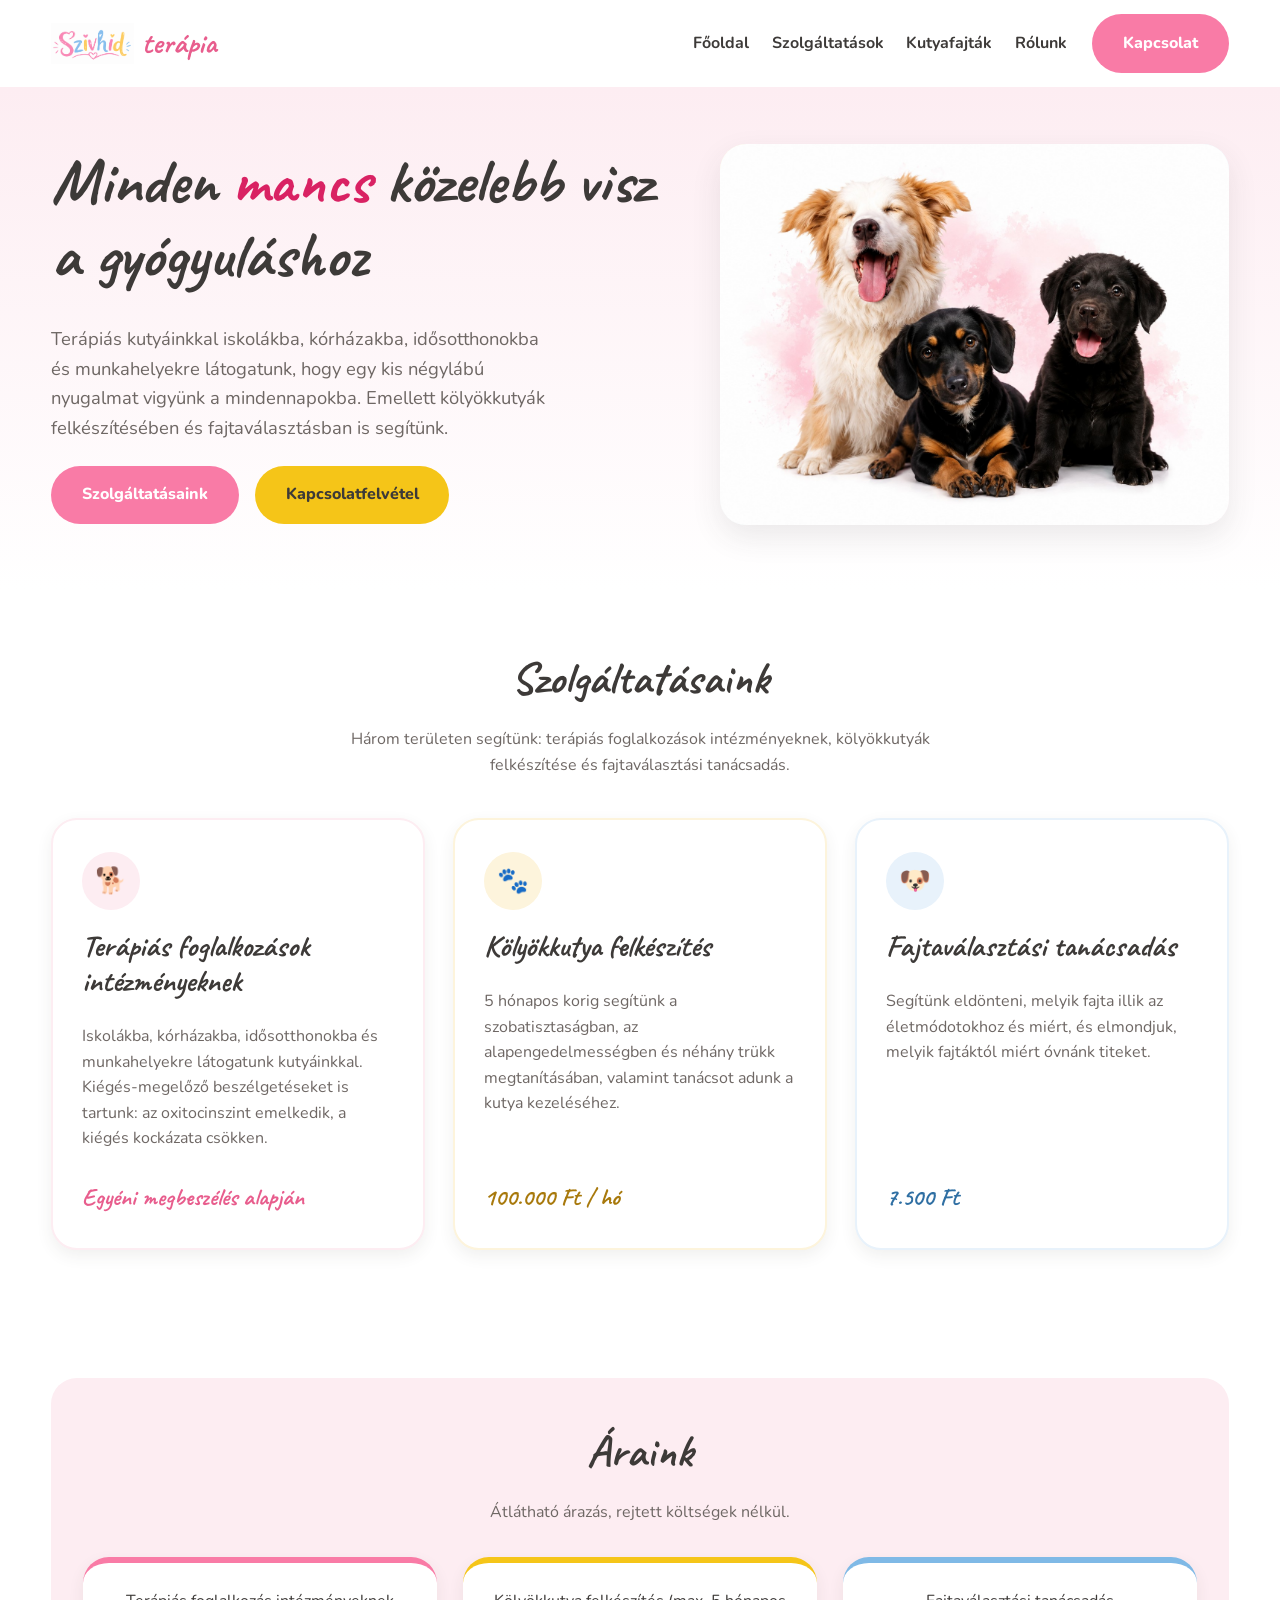
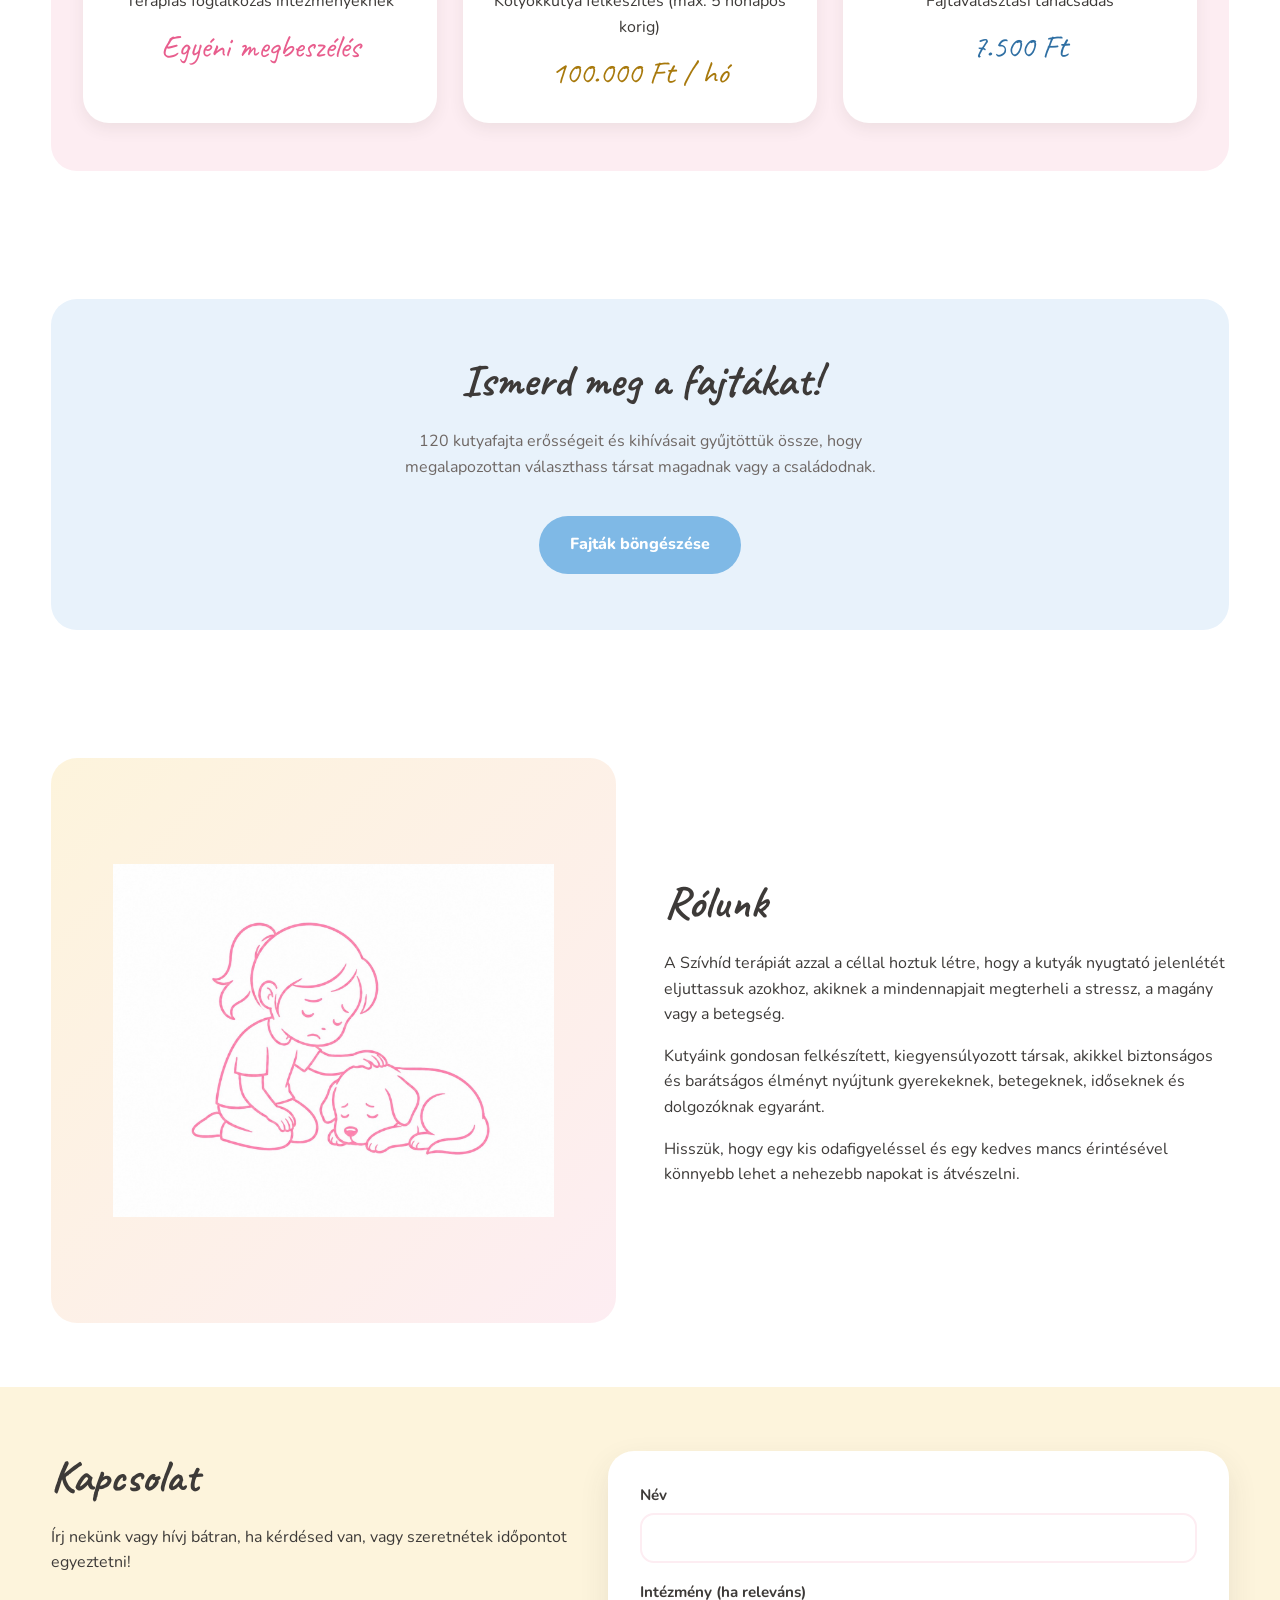
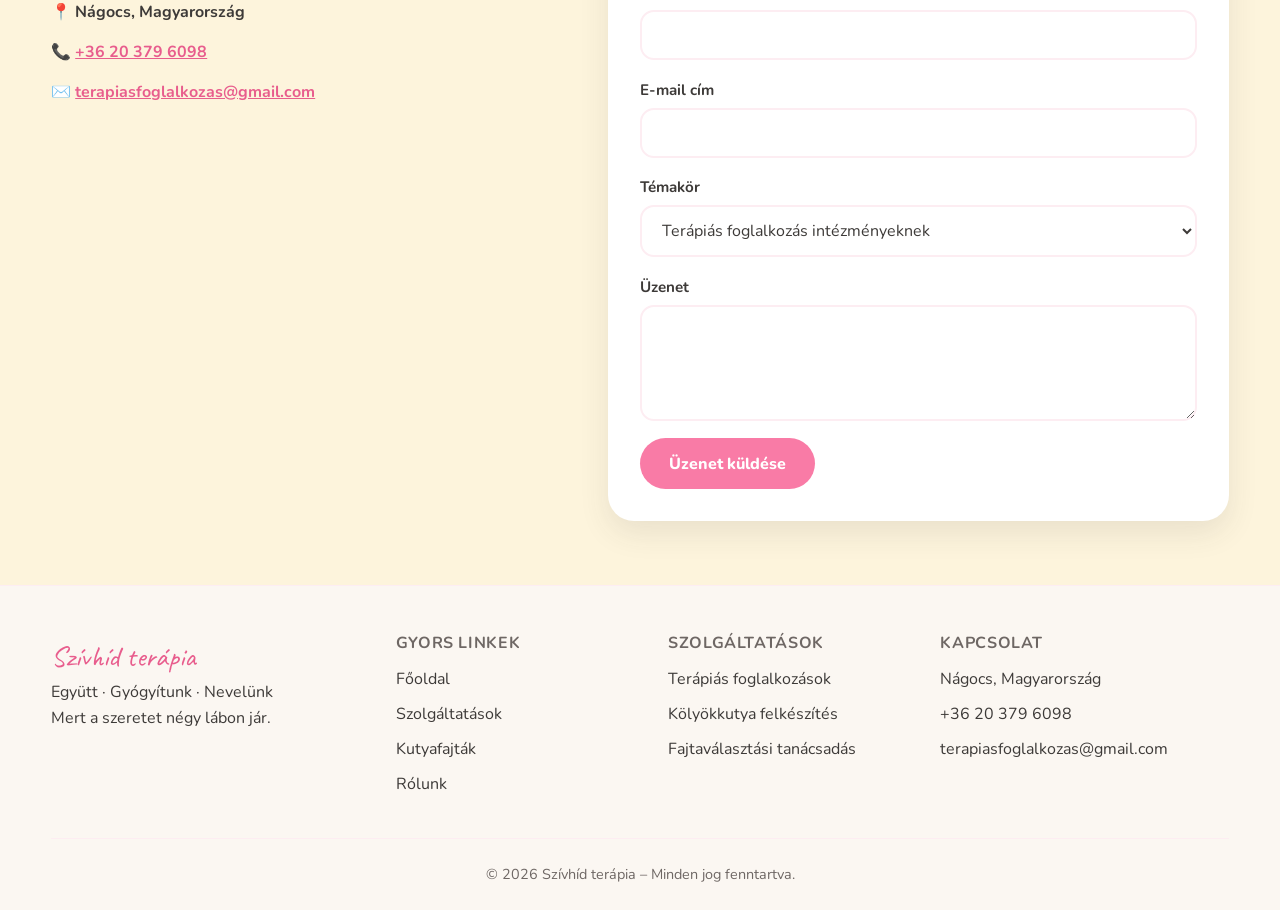
<file: index.html>
<!DOCTYPE html>
<html lang="hu">
<head>
<meta charset="UTF-8">
<meta name="viewport" content="width=device-width, initial-scale=1.0">
<title>Szívhíd terápia – Terápiás kutyás foglalkozások Nágocson</title>
<meta name="description" content="Szívhíd terápia: terápiás kutyás foglalkozások intézményeknek, kölyökkutya felkészítés és fajtaválasztási tanácsadás Nágocson.">
<meta property="og:title" content="Szívhíd terápia – Terápiás kutyás foglalkozások Nágocson">
<meta property="og:description" content="Szívhíd terápia: terápiás kutyás foglalkozások intézményeknek, kölyökkutya felkészítés és fajtaválasztási tanácsadás Nágocson.">
<meta property="og:image" content="https://kantorhorvathambrus-source.github.io/MancsTerapia/assets/kep/og-image.png">
<meta property="og:url" content="https://kantorhorvathambrus-source.github.io/MancsTerapia/index.html">
<meta property="og:type" content="website">
<meta name="twitter:card" content="summary_large_image">
<link rel="icon" type="image/png" href="assets/kep/favicon.png">
<link rel="preconnect" href="https://fonts.googleapis.com">
<link rel="preconnect" href="https://fonts.gstatic.com" crossorigin>
<link href="https://fonts.googleapis.com/css2?family=Caveat:wght@600;700&family=Nunito:wght@400;600;700;800&display=swap" rel="stylesheet">
<link rel="stylesheet" href="css/stilus.css">
</head>
<body>

<header class="fejlec">
  <div class="tartalom">
    <a href="index.html#fooldal" class="logo">
      <img class="logo-kep" src="assets/kep/logo.png" alt="Szívhíd" onerror="this.parentElement.classList.add('logo--kep-hianyzik'); this.remove()">
      <span class="logo-nev">Szívhíd</span> terápia
    </a>
    <button class="menu-kapcsolo" id="menu-gomb" aria-expanded="false" aria-controls="navigacio">☰ Menü</button>
    <nav class="navigacio" id="navigacio">
      <ul>
        <li><a href="#fooldal">Főoldal</a></li>
        <li><a href="#szolgaltatasok">Szolgáltatások</a></li>
        <li><a href="fajtak.html">Kutyafajták</a></li>
        <li><a href="#rolunk">Rólunk</a></li>
      </ul>
      <a href="#kapcsolat" class="gomb gomb--rozsaszin">Kapcsolat</a>
    </nav>
  </div>
</header>

<main>

  <section class="hero" id="fooldal">
    <div class="tartalom">
      <div class="hero-szoveg">
        <h1>Minden <span class="kiemeles">mancs</span> közelebb visz a <span class="kiemeles-sarga">gyógyuláshoz</span></h1>
        <p>Terápiás kutyáinkkal iskolákba, kórházakba, idősotthonokba és munkahelyekre látogatunk, hogy egy kis négylábú nyugalmat vigyünk a mindennapokba. Emellett kölyökkutyák felkészítésében és fajtaválasztásban is segítünk.</p>
        <div class="hero-gombok">
          <a href="#szolgaltatasok" class="gomb gomb--rozsaszin">Szolgáltatásaink</a>
          <a href="#kapcsolat" class="gomb gomb--sarga">Kapcsolatfelvétel</a>
        </div>
      </div>
      <div class="hero-kep">
        <img src="assets/kep/hero-kutyak.jpg" alt="Három vidám, mosolygós kutya, akik a terápiás foglalkozásokon segítenek" onerror="this.remove()" onload="this.nextElementSibling.remove()">
        <p class="hero-kep-placeholder">🐾 Ide kerül majd a csapat fotója</p>
      </div>
    </div>
  </section>

  <section class="szakasz" id="szolgaltatasok">
    <div class="tartalom">
      <div class="szakasz-fejlec">
        <h2>Szolgáltatásaink</h2>
        <p>Három területen segítünk: terápiás foglalkozások intézményeknek, kölyökkutyák felkészítése és fajtaválasztási tanácsadás.</p>
      </div>
      <div class="szolgaltatasok-racs">

        <article class="kartya kartya--rozsaszin">
          <div class="kartya-ikon">🐕</div>
          <h3>Terápiás foglalkozások intézményeknek</h3>
          <p>Iskolákba, kórházakba, idősotthonokba és munkahelyekre látogatunk kutyáinkkal. Kiégés-megelőző beszélgetéseket is tartunk: az oxitocinszint emelkedik, a kiégés kockázata csökken.</p>
          <span class="kartya-ar">Egyéni megbeszélés alapján</span>
        </article>

        <article class="kartya kartya--sarga">
          <div class="kartya-ikon">🐾</div>
          <h3>Kölyökkutya felkészítés</h3>
          <p>5 hónapos korig segítünk a szobatisztaságban, az alapengedelmességben és néhány trükk megtanításában, valamint tanácsot adunk a kutya kezeléséhez.</p>
          <span class="kartya-ar">100.000 Ft / hó</span>
        </article>

        <article class="kartya kartya--kek">
          <div class="kartya-ikon">🐶</div>
          <h3>Fajtaválasztási tanácsadás</h3>
          <p>Segítünk eldönteni, melyik fajta illik az életmódotokhoz és miért, és elmondjuk, melyik fajtáktól miért óvnánk titeket.</p>
          <span class="kartya-ar">7.500 Ft</span>
        </article>

      </div>
    </div>
  </section>

  <section class="szakasz">
    <div class="tartalom">
      <div class="arak-sav">
        <div class="szakasz-fejlec" style="margin-bottom:0;">
          <h2>Áraink</h2>
          <p>Átlátható árazás, rejtett költségek nélkül.</p>
        </div>
        <div class="arak-racs">
          <div class="ar-tetel">
            <span>Terápiás foglalkozás intézményeknek</span>
            <span class="ar-osszeg">Egyéni megbeszélés</span>
          </div>
          <div class="ar-tetel ar-tetel--sarga">
            <span>Kölyökkutya felkészítés (max. 5 hónapos korig)</span>
            <span class="ar-osszeg">100.000 Ft / hó</span>
          </div>
          <div class="ar-tetel ar-tetel--kek">
            <span>Fajtaválasztási tanácsadás</span>
            <span class="ar-osszeg">7.500 Ft</span>
          </div>
        </div>
      </div>
    </div>
  </section>

  <section class="szakasz">
    <div class="tartalom">
      <div class="fajtak-sav">
        <h2>Ismerd meg a fajtákat!</h2>
        <p>120 kutyafajta erősségeit és kihívásait gyűjtöttük össze, hogy megalapozottan választhass társat magadnak vagy a családodnak.</p>
        <a href="fajtak.html" class="gomb gomb--kek" style="margin-top:1.2rem;">Fajták böngészése</a>
      </div>
    </div>
  </section>

  <section class="szakasz rolunk" id="rolunk">
    <div class="tartalom">
      <div class="rolunk-kep">
        <img src="assets/kep/rolunk-kislany-kutya.jpg" alt="Kislány gyengéden megsimogat egy elpihent kutyát" onerror="this.remove()" onload="this.nextElementSibling.remove()">
        <p class="rolunk-kep-placeholder">🐾 Ide kerül majd egy fotó</p>
      </div>
      <div class="rolunk-szoveg">
        <h2>Rólunk</h2>
        <p>A Szívhíd terápiát azzal a céllal hoztuk létre, hogy a kutyák nyugtató jelenlétét eljuttassuk azokhoz, akiknek a mindennapjait megterheli a stressz, a magány vagy a betegség.</p>
        <p>Kutyáink gondosan felkészített, kiegyensúlyozott társak, akikkel biztonságos és barátságos élményt nyújtunk gyerekeknek, betegeknek, időseknek és dolgozóknak egyaránt.</p>
        <p>Hisszük, hogy egy kis odafigyeléssel és egy kedves mancs érintésével könnyebb lehet a nehezebb napokat is átvészelni.</p>
      </div>
    </div>
  </section>

  <section class="szakasz kapcsolat" id="kapcsolat">
    <div class="tartalom">
      <div class="kapcsolat-lyout">
        <div class="kapcsolat-info">
          <h2>Kapcsolat</h2>
          <p>Írj nekünk vagy hívj bátran, ha kérdésed van, vagy szeretnétek időpontot egyeztetni!</p>
          <ul class="kapcsolat-info-lista">
            <li>📍 Nágocs, Magyarország</li>
            <li>📞 <a href="tel:+36203796098">+36 20 379 6098</a></li>
            <li>✉️ <a href="mailto:terapiasfoglalkozas@gmail.com">terapiasfoglalkozas@gmail.com</a></li>
          </ul>
        </div>
        <form
          class="urlap"
          id="kapcsolat-urlap"
          name="kapcsolat"
          method="POST"
          action="koszonjuk.html"
          data-netlify="true"
          netlify-honeypot="bot-mezo"
        >
          <input type="hidden" name="form-name" value="kapcsolat">
          <p class="bot-mezo" aria-hidden="true">
            <label>Ne töltsd ki, ha ember vagy:
              <input type="text" name="bot-mezo" tabindex="-1" autocomplete="off">
            </label>
          </p>
          <div class="mezo">
            <label for="nev">Név</label>
            <input type="text" id="nev" name="nev" required>
          </div>
          <div class="mezo">
            <label for="intezmeny">Intézmény (ha releváns)</label>
            <input type="text" id="intezmeny" name="intezmeny">
          </div>
          <div class="mezo">
            <label for="email">E-mail cím</label>
            <input type="email" id="email" name="email" required>
          </div>
          <div class="mezo">
            <label for="temakor">Témakör</label>
            <select id="temakor" name="temakor">
              <option value="Terápiás foglalkozás intézményeknek">Terápiás foglalkozás intézményeknek</option>
              <option value="Kölyökkutya felkészítés">Kölyökkutya felkészítés</option>
              <option value="Fajtaválasztási tanácsadás">Fajtaválasztási tanácsadás</option>
              <option value="Egyéb kérdés">Egyéb kérdés</option>
            </select>
          </div>
          <div class="mezo">
            <label for="uzenet">Üzenet</label>
            <textarea id="uzenet" name="uzenet" rows="4" required></textarea>
          </div>
          <button type="submit" class="gomb gomb--rozsaszin">Üzenet küldése</button>
        </form>

        <div class="urlap-siker" id="urlap-siker" tabindex="-1" hidden>
          <h3>Köszönjük az üzeneted!</h3>
          <p>Hamarosan válaszolunk. Ha sürgős, hívj minket: <a href="tel:+36203796098">+36 20 379 6098</a>.</p>
        </div>

        <div class="urlap-hiba" id="urlap-hiba" tabindex="-1" hidden>
          <h3>Az üzenet küldése sikertelen</h3>
          <p>Kérjük, próbáld újra, vagy vedd fel velünk a kapcsolatot közvetlenül: <a href="tel:+36203796098">+36 20 379 6098</a> / <a href="mailto:terapiasfoglalkozas@gmail.com">terapiasfoglalkozas@gmail.com</a>.</p>
        </div>
      </div>
    </div>
  </section>

</main>

<footer class="lablec">
  <div class="tartalom">
    <div class="lablec-racs">
      <div>
        <div class="lablec-logo">Szívhíd terápia</div>
        <p>Együtt · Gyógyítunk · Nevelünk<br>Mert a szeretet négy lábon jár.</p>
      </div>
      <div>
        <h4>Gyors linkek</h4>
        <ul>
          <li><a href="#fooldal">Főoldal</a></li>
          <li><a href="#szolgaltatasok">Szolgáltatások</a></li>
          <li><a href="fajtak.html">Kutyafajták</a></li>
          <li><a href="#rolunk">Rólunk</a></li>
        </ul>
      </div>
      <div>
        <h4>Szolgáltatások</h4>
        <ul>
          <li><a href="#szolgaltatasok">Terápiás foglalkozások</a></li>
          <li><a href="#szolgaltatasok">Kölyökkutya felkészítés</a></li>
          <li><a href="#szolgaltatasok">Fajtaválasztási tanácsadás</a></li>
        </ul>
      </div>
      <div>
        <h4>Kapcsolat</h4>
        <ul>
          <li>Nágocs, Magyarország</li>
          <li><a href="tel:+36203796098">+36 20 379 6098</a></li>
          <li><a href="mailto:terapiasfoglalkozas@gmail.com">terapiasfoglalkozas@gmail.com</a></li>
        </ul>
      </div>
    </div>
    <div class="lablec-also">© 2026 Szívhíd terápia – Minden jog fenntartva.</div>
  </div>
</footer>

<script src="js/szkript.js"></script>
</body>
</html>
</file>
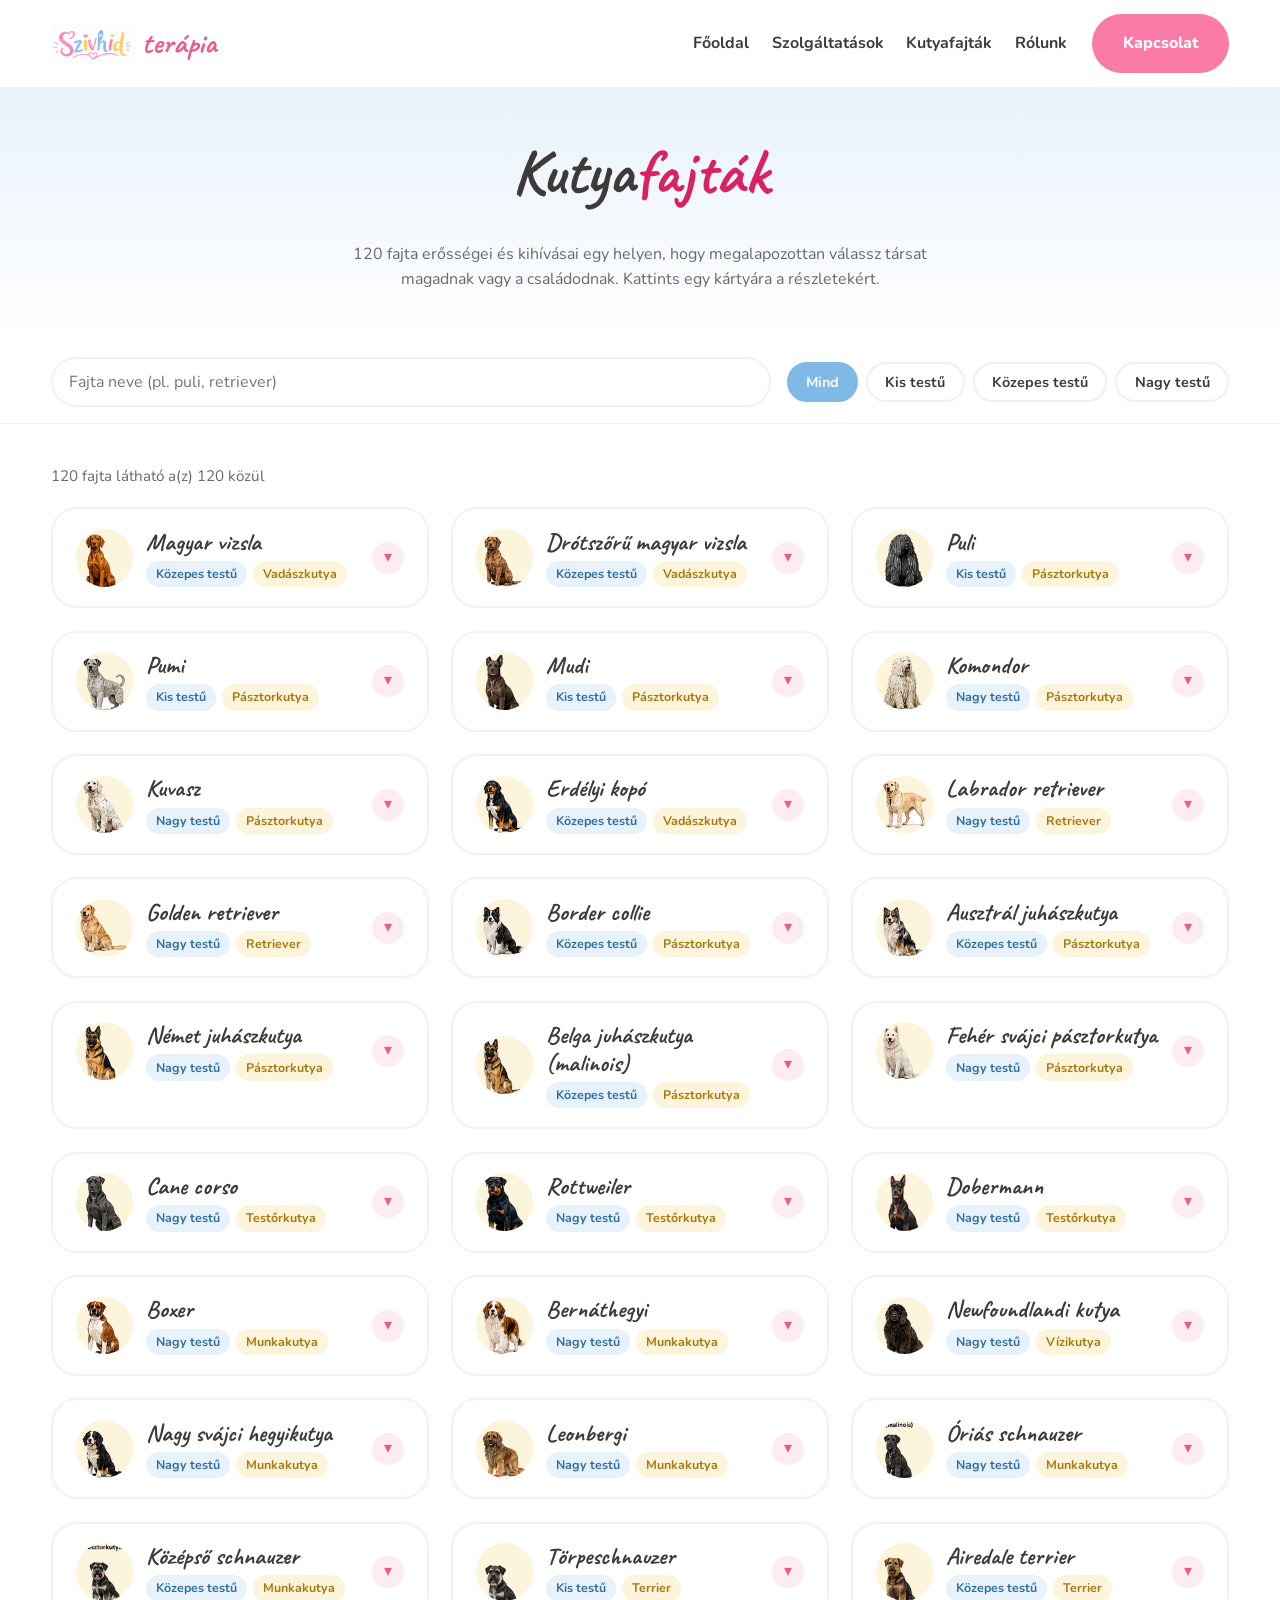
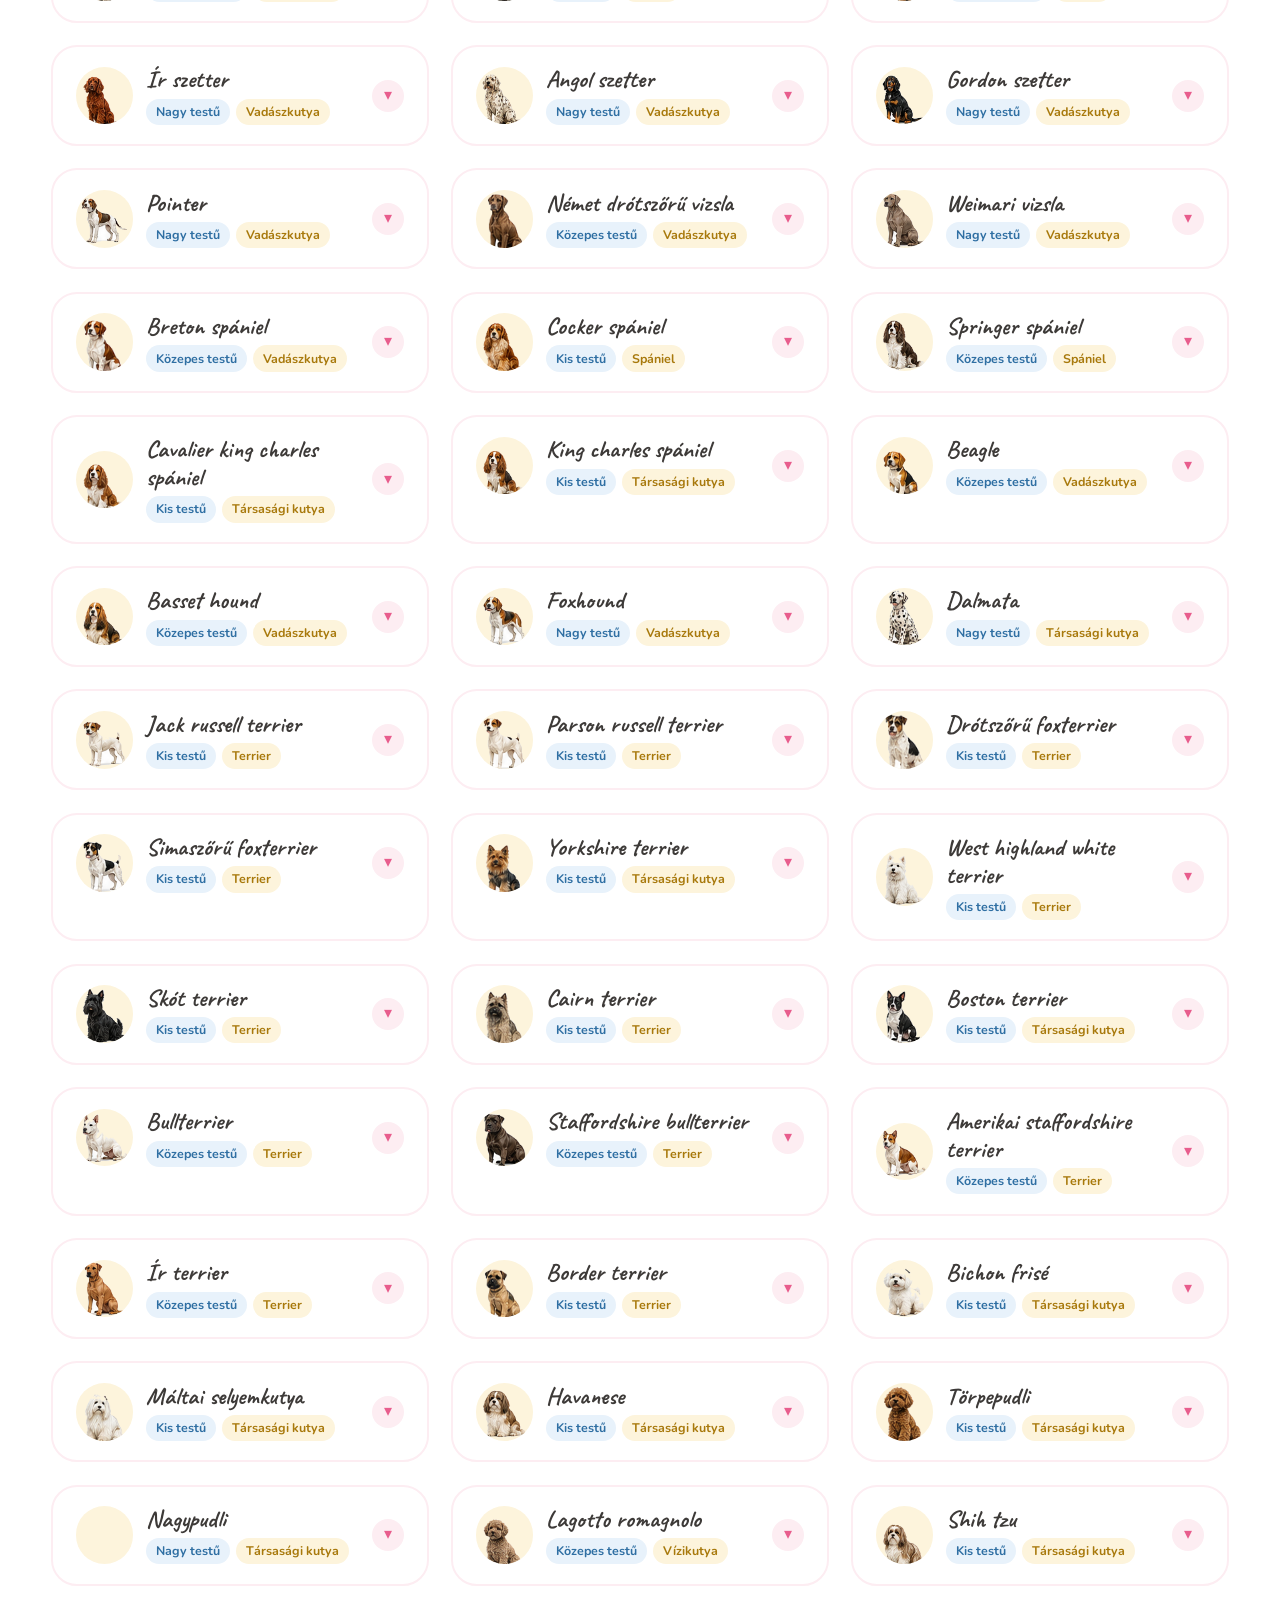
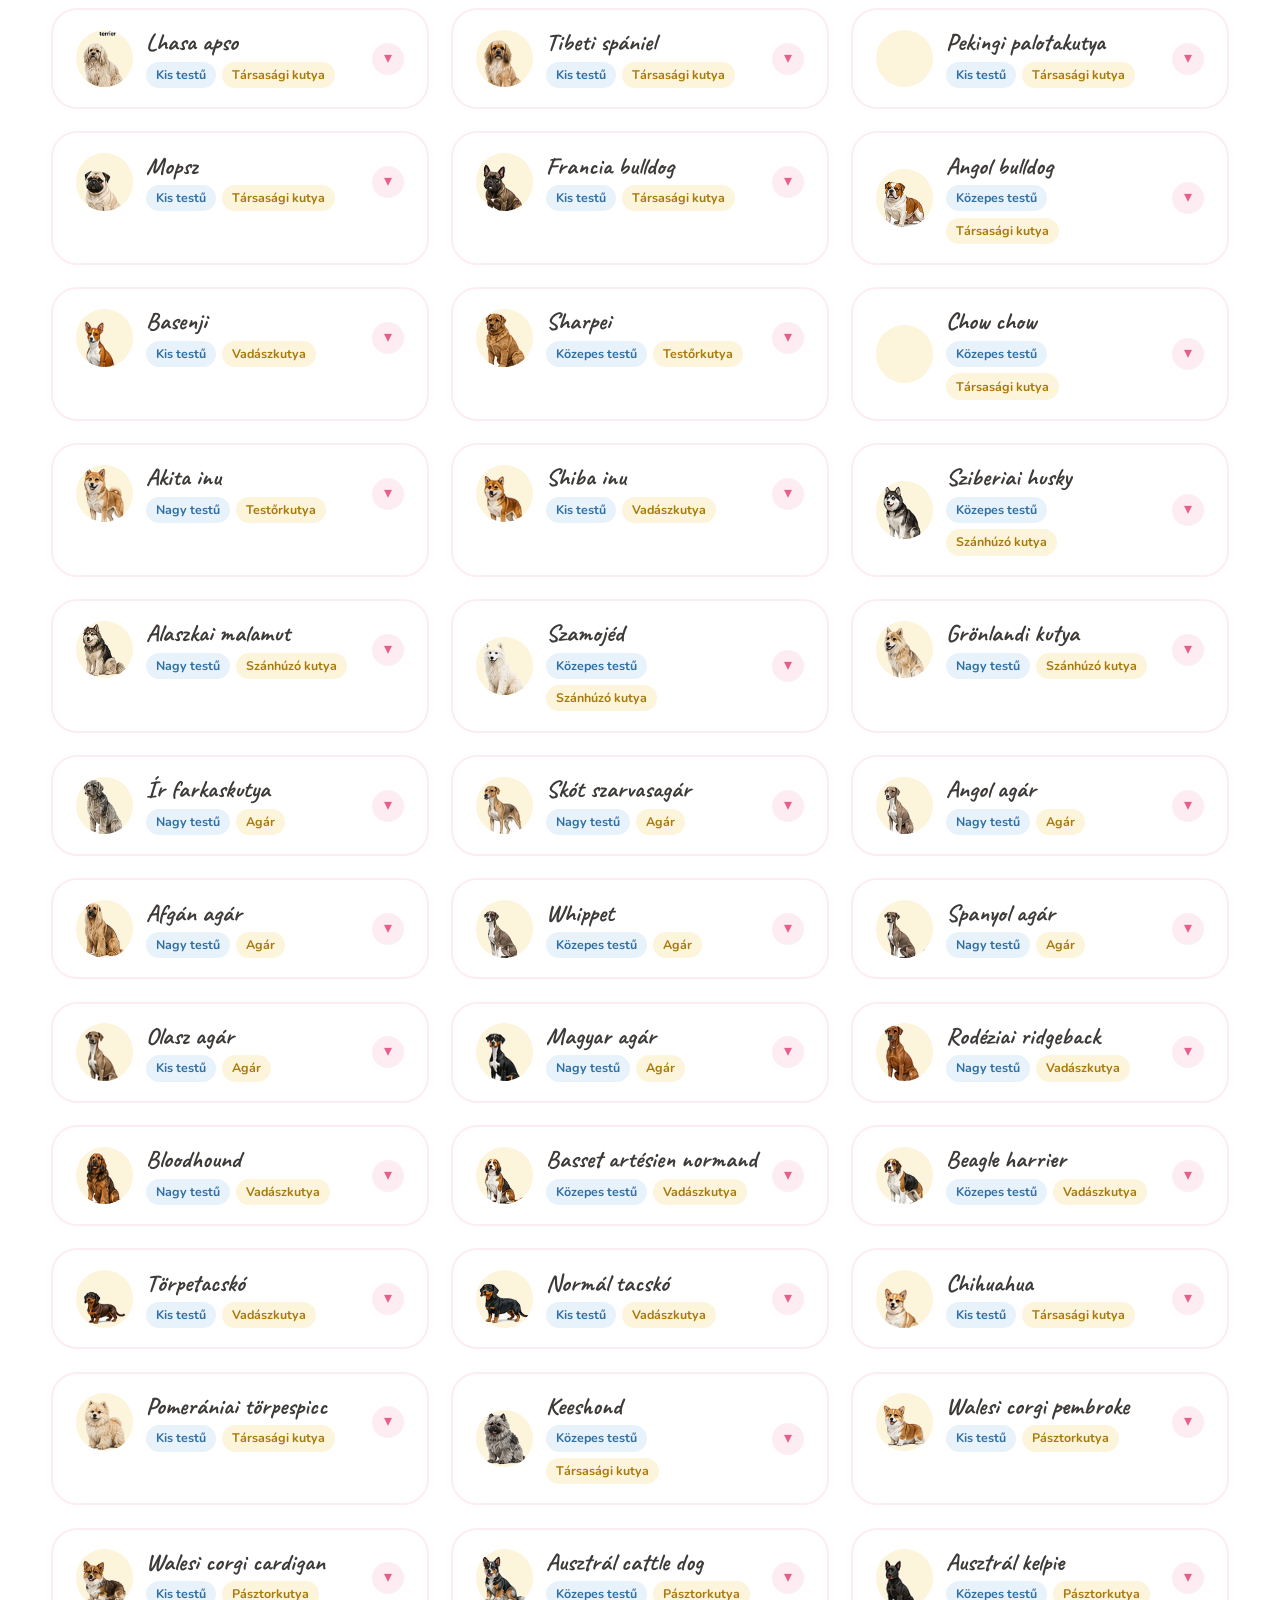
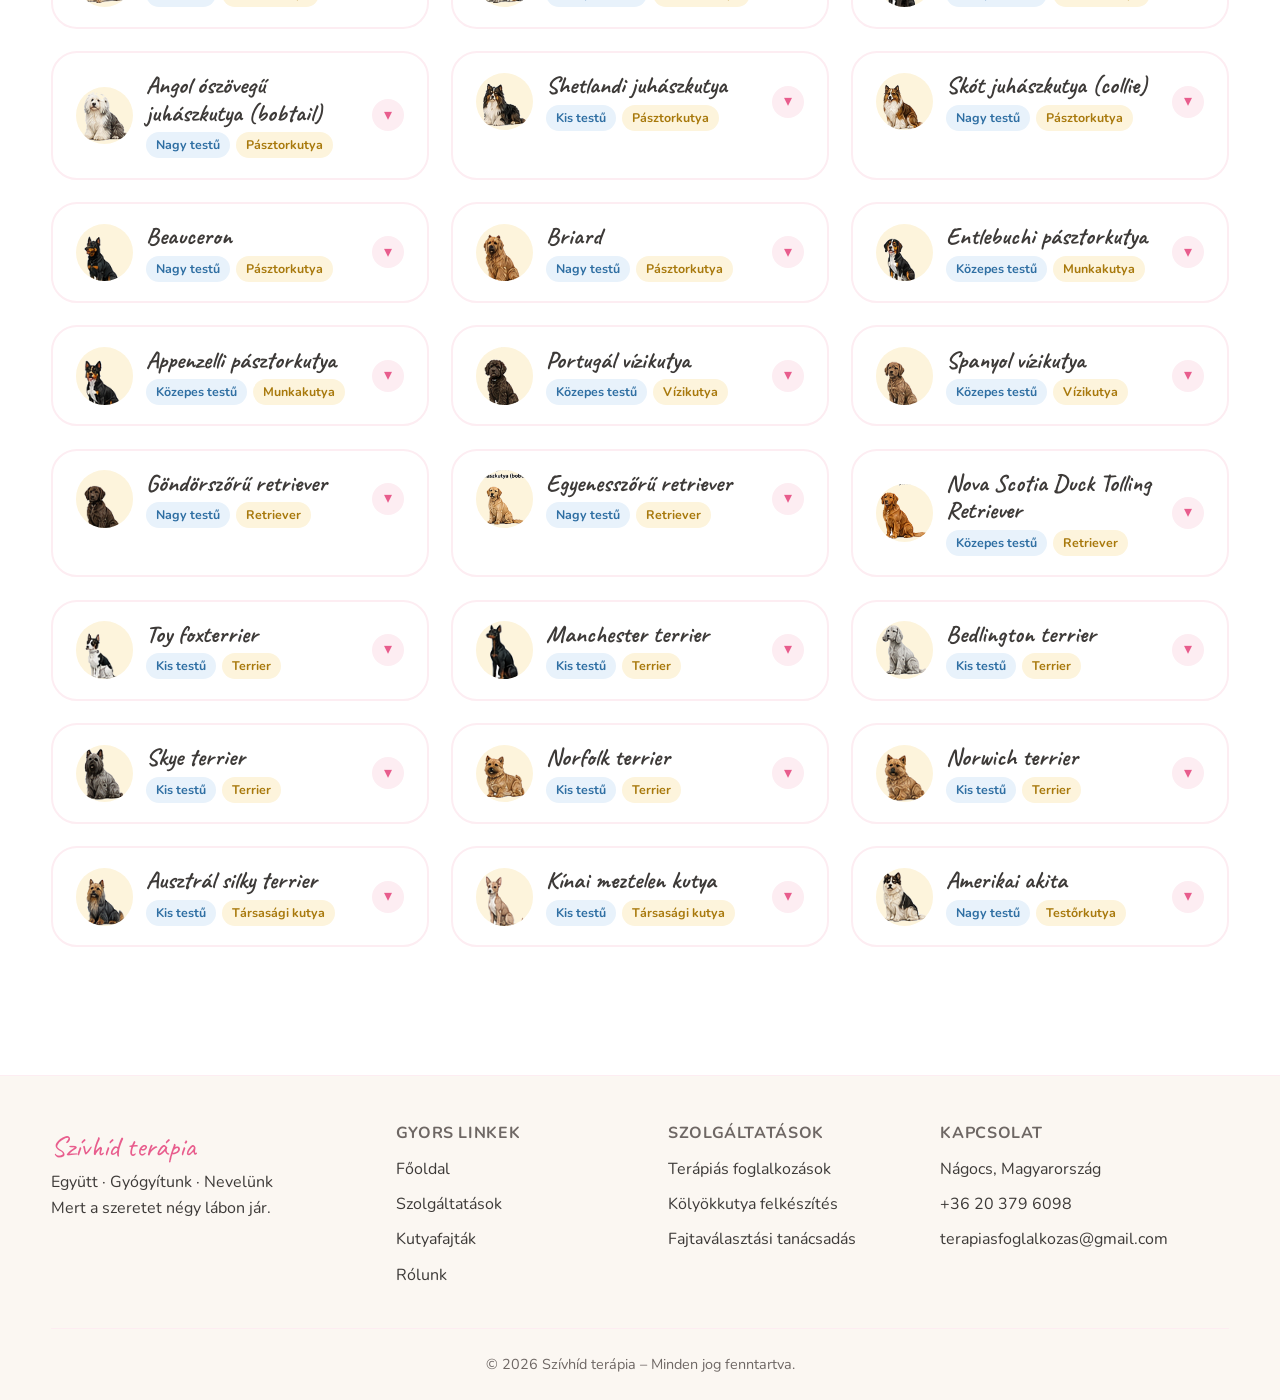
<file: fajtak.html>
<!DOCTYPE html>
<html lang="hu">
<head>
<meta charset="UTF-8">
<meta name="viewport" content="width=device-width, initial-scale=1.0">
<title>Kutyafajták – Szívhíd terápia</title>
<meta name="description" content="120 kutyafajta erősségei és kihívásai egy helyen, hogy megalapozottan válassz kutyát magadnak vagy a családodnak.">
<meta property="og:title" content="Kutyafajták – Szívhíd terápia">
<meta property="og:description" content="120 kutyafajta erősségei és kihívásai egy helyen, hogy megalapozottan válassz kutyát magadnak vagy a családodnak.">
<meta property="og:image" content="https://kantorhorvathambrus-source.github.io/MancsTerapia/assets/kep/og-image.png">
<meta property="og:url" content="https://kantorhorvathambrus-source.github.io/MancsTerapia/fajtak.html">
<meta property="og:type" content="website">
<meta name="twitter:card" content="summary_large_image">
<link rel="icon" type="image/png" href="assets/kep/favicon.png">
<link rel="preconnect" href="https://fonts.googleapis.com">
<link rel="preconnect" href="https://fonts.gstatic.com" crossorigin>
<link href="https://fonts.googleapis.com/css2?family=Caveat:wght@600;700&family=Nunito:wght@400;600;700;800&display=swap" rel="stylesheet">
<link rel="stylesheet" href="css/stilus.css">
</head>
<body>

<header class="fejlec">
  <div class="tartalom">
    <a href="index.html#fooldal" class="logo">
      <img class="logo-kep" src="assets/kep/logo.png" alt="Szívhíd" onerror="this.parentElement.classList.add('logo--kep-hianyzik'); this.remove()">
      <span class="logo-nev">Szívhíd</span> terápia
    </a>
    <button class="menu-kapcsolo" id="menu-gomb" aria-expanded="false" aria-controls="navigacio">☰ Menü</button>
    <nav class="navigacio" id="navigacio">
      <ul>
        <li><a href="index.html#fooldal">Főoldal</a></li>
        <li><a href="index.html#szolgaltatasok">Szolgáltatások</a></li>
        <li><a href="fajtak.html">Kutyafajták</a></li>
        <li><a href="index.html#rolunk">Rólunk</a></li>
      </ul>
      <a href="index.html#kapcsolat" class="gomb gomb--rozsaszin">Kapcsolat</a>
    </nav>
  </div>
</header>

<main>

  <section class="fajtak-fejlec">
    <div class="tartalom">
      <h1>Kutya<span class="kiemeles">fajták</span></h1>
      <p>120 fajta erősségei és kihívásai egy helyen, hogy megalapozottan válassz társat magadnak vagy a családodnak. Kattints egy kártyára a részletekért.</p>
    </div>
  </section>

  <div class="szuro-sav">
    <div class="tartalom">
      <div class="kereso-mezo">
        <label for="fajta-kereso" class="vizualisan-rejtett">Fajta keresése</label>
        <input type="search" id="fajta-kereso" placeholder="Fajta neve (pl. puli, retriever)">
      </div>
      <div class="meret-szuro" role="group" aria-label="Szűrés méret szerint">
        <button class="meret-gomb" data-meret="mind" aria-pressed="true">Mind</button>
        <button class="meret-gomb" data-meret="kicsi" aria-pressed="false">Kis testű</button>
        <button class="meret-gomb" data-meret="kozepes" aria-pressed="false">Közepes testű</button>
        <button class="meret-gomb" data-meret="nagy" aria-pressed="false">Nagy testű</button>
      </div>
    </div>
  </div>

  <section class="szakasz" style="padding-top:1rem;">
    <div class="tartalom">
      <p class="talalatok-szam" id="talalatok-szam">Fajták betöltése…</p>
      <div class="fajta-racs" id="fajta-racs"></div>
      <p class="nincs-talalat" id="nincs-talalat">Nincs a keresésnek megfelelő fajta. Próbálj más kifejezést vagy szűrőt.</p>
    </div>
  </section>

</main>

<footer class="lablec">
  <div class="tartalom">
    <div class="lablec-racs">
      <div>
        <div class="lablec-logo">Szívhíd terápia</div>
        <p>Együtt · Gyógyítunk · Nevelünk<br>Mert a szeretet négy lábon jár.</p>
      </div>
      <div>
        <h4>Gyors linkek</h4>
        <ul>
          <li><a href="index.html#fooldal">Főoldal</a></li>
          <li><a href="index.html#szolgaltatasok">Szolgáltatások</a></li>
          <li><a href="fajtak.html">Kutyafajták</a></li>
          <li><a href="index.html#rolunk">Rólunk</a></li>
        </ul>
      </div>
      <div>
        <h4>Szolgáltatások</h4>
        <ul>
          <li><a href="index.html#szolgaltatasok">Terápiás foglalkozások</a></li>
          <li><a href="index.html#szolgaltatasok">Kölyökkutya felkészítés</a></li>
          <li><a href="index.html#szolgaltatasok">Fajtaválasztási tanácsadás</a></li>
        </ul>
      </div>
      <div>
        <h4>Kapcsolat</h4>
        <ul>
          <li>Nágocs, Magyarország</li>
          <li><a href="tel:+36203796098">+36 20 379 6098</a></li>
          <li><a href="mailto:terapiasfoglalkozas@gmail.com">terapiasfoglalkozas@gmail.com</a></li>
        </ul>
      </div>
    </div>
    <div class="lablec-also">© 2026 Szívhíd terápia – Minden jog fenntartva.</div>
  </div>
</footer>

<script src="js/szkript.js"></script>
<script src="data/fajtak.js"></script>
<script src="js/fajtak.js"></script>
</body>
</html>
</file>
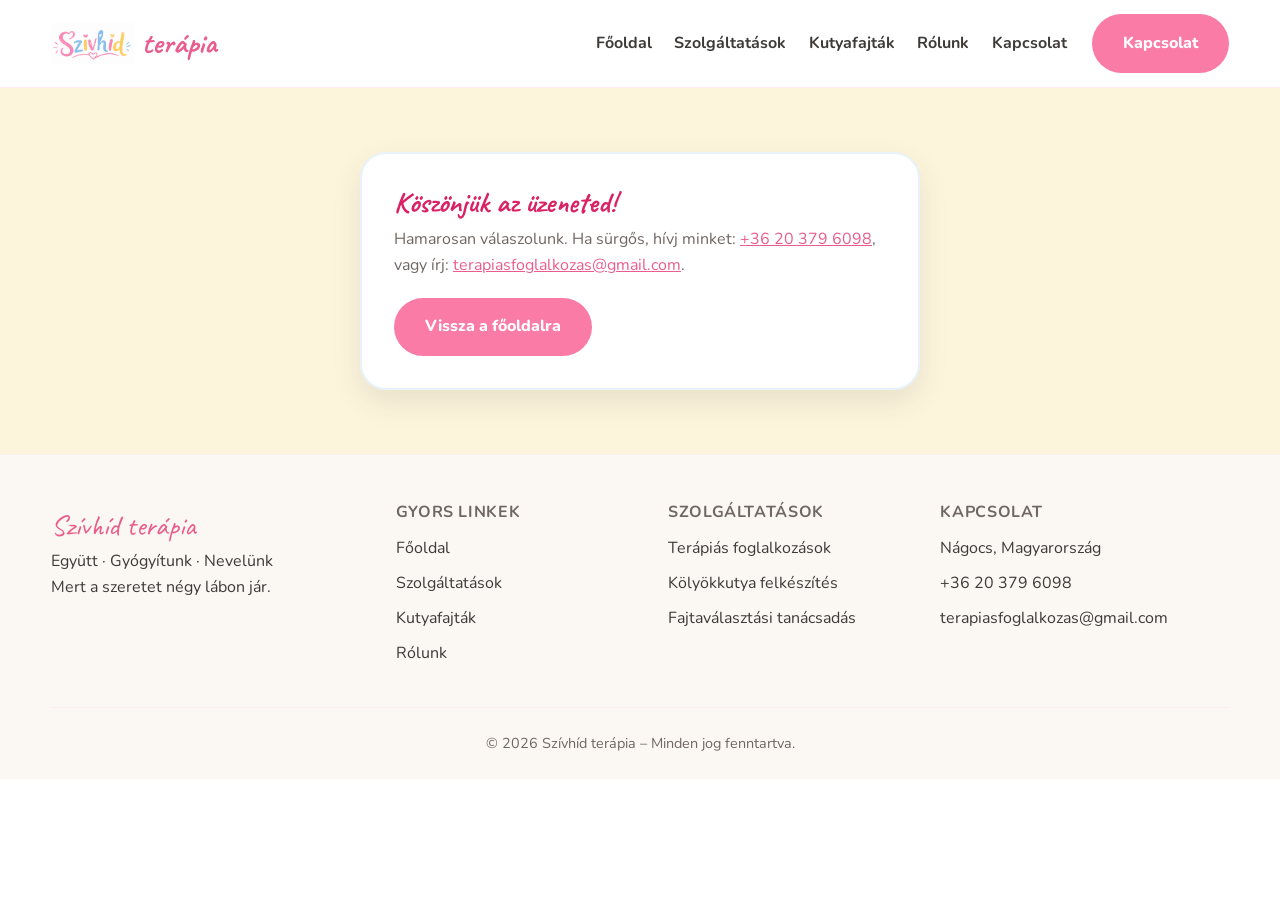
<file: koszonjuk.html>
<!DOCTYPE html>
<html lang="hu">
<head>
<meta charset="UTF-8">
<meta name="viewport" content="width=device-width, initial-scale=1.0">
<title>Köszönjük – Szívhíd terápia</title>
<meta name="description" content="Köszönjük az üzeneted! Hamarosan válaszolunk.">
<meta name="robots" content="noindex">
<link rel="icon" type="image/png" href="assets/kep/favicon.png">
<link rel="preconnect" href="https://fonts.googleapis.com">
<link rel="preconnect" href="https://fonts.gstatic.com" crossorigin>
<link href="https://fonts.googleapis.com/css2?family=Caveat:wght@600;700&family=Nunito:wght@400;600;700;800&display=swap" rel="stylesheet">
<link rel="stylesheet" href="css/stilus.css">
</head>
<body>

<header class="fejlec">
  <div class="tartalom">
    <a href="index.html#fooldal" class="logo">
      <img class="logo-kep" src="assets/kep/logo.png" alt="Szívhíd" onerror="this.parentElement.classList.add('logo--kep-hianyzik'); this.remove()">
      <span class="logo-nev">Szívhíd</span> terápia
    </a>
    <button class="menu-kapcsolo" id="menu-gomb" aria-expanded="false" aria-controls="navigacio">☰ Menü</button>
    <nav class="navigacio" id="navigacio">
      <ul>
        <li><a href="index.html#fooldal">Főoldal</a></li>
        <li><a href="index.html#szolgaltatasok">Szolgáltatások</a></li>
        <li><a href="fajtak.html">Kutyafajták</a></li>
        <li><a href="index.html#rolunk">Rólunk</a></li>
        <li><a href="index.html#kapcsolat">Kapcsolat</a></li>
      </ul>
      <a href="index.html#kapcsolat" class="gomb gomb--rozsaszin">Kapcsolat</a>
    </nav>
  </div>
</header>

<main>

  <section class="szakasz kapcsolat">
    <div class="tartalom">
      <div class="urlap-siker urlap-siker--onallo" tabindex="-1">
        <h3>Köszönjük az üzeneted!</h3>
        <p>Hamarosan válaszolunk. Ha sürgős, hívj minket: <a href="tel:+36203796098">+36 20 379 6098</a>, vagy írj: <a href="mailto:terapiasfoglalkozas@gmail.com">terapiasfoglalkozas@gmail.com</a>.</p>
        <p class="urlap-siker-gomb"><a href="index.html" class="gomb gomb--rozsaszin">Vissza a főoldalra</a></p>
      </div>
    </div>
  </section>

</main>

<footer class="lablec">
  <div class="tartalom">
    <div class="lablec-racs">
      <div>
        <div class="lablec-logo">Szívhíd terápia</div>
        <p>Együtt · Gyógyítunk · Nevelünk<br>Mert a szeretet négy lábon jár.</p>
      </div>
      <div>
        <h4>Gyors linkek</h4>
        <ul>
          <li><a href="index.html#fooldal">Főoldal</a></li>
          <li><a href="index.html#szolgaltatasok">Szolgáltatások</a></li>
          <li><a href="fajtak.html">Kutyafajták</a></li>
          <li><a href="index.html#rolunk">Rólunk</a></li>
        </ul>
      </div>
      <div>
        <h4>Szolgáltatások</h4>
        <ul>
          <li><a href="index.html#szolgaltatasok">Terápiás foglalkozások</a></li>
          <li><a href="index.html#szolgaltatasok">Kölyökkutya felkészítés</a></li>
          <li><a href="index.html#szolgaltatasok">Fajtaválasztási tanácsadás</a></li>
        </ul>
      </div>
      <div>
        <h4>Kapcsolat</h4>
        <ul>
          <li>Nágocs, Magyarország</li>
          <li><a href="tel:+36203796098">+36 20 379 6098</a></li>
          <li><a href="mailto:terapiasfoglalkozas@gmail.com">terapiasfoglalkozas@gmail.com</a></li>
        </ul>
      </div>
    </div>
    <div class="lablec-also">© 2026 Szívhíd terápia – Minden jog fenntartva.</div>
  </div>
</footer>

<script src="js/szkript.js"></script>
</body>
</html>
</file>
<file: css/stilus.css>
/* Szívhíd terápia — közös stíluslap */

:root {
  --rozsaszin: #F97BA6;
  --rozsaszin-sotet: #E85D8D;
  --rozsaszin-halvany: #FDEDF2;
  --rozsaszin-kiemeles: #D92263; /* kiemelt szöveghez fehér háttéren, 4.5:1 kontraszt */
  --sarga: #F5C518;
  --sarga-halvany: #FDF4DC;
  --kek: #7FB9E6;
  --kek-halvany: #E8F2FB;
  --szoveg: #3D3A38;
  --szoveg-halvany: #6E6764;
  --feher: #FFFFFF;

  --sugar-kartya: 26px;
  --sugar-gomb: 99px;

  --betu-cim: "Caveat", cursive;
  --betu-szoveg: "Nunito", sans-serif;

  --arnyek: 0 12px 30px rgba(61, 58, 56, 0.10);
  --arnyek-kicsi: 0 6px 16px rgba(61, 58, 56, 0.08);
}

*,
*::before,
*::after {
  box-sizing: border-box;
}

html {
  scroll-behavior: smooth;
}

@media (prefers-reduced-motion: reduce) {
  html {
    scroll-behavior: auto;
  }
  *,
  *::before,
  *::after {
    animation-duration: 0.001ms !important;
    animation-iteration-count: 1 !important;
    transition-duration: 0.001ms !important;
    scroll-behavior: auto !important;
  }
}

body {
  margin: 0;
  min-width: 360px;
  font-family: var(--betu-szoveg);
  color: var(--szoveg);
  background: var(--feher);
  line-height: 1.6;
}

h1, h2, h3, h4 {
  font-family: var(--betu-cim);
  color: var(--szoveg);
  line-height: 1.15;
  margin: 0 0 0.5em;
}

h1 { font-size: clamp(2.4rem, 6vw, 4rem); }
h2 { font-size: clamp(1.9rem, 4.5vw, 2.8rem); }
h3 { font-size: clamp(1.5rem, 3.5vw, 1.9rem); }

p {
  margin: 0 0 1em;
  color: var(--szoveg);
}

a {
  color: var(--rozsaszin-sotet);
}

img {
  max-width: 100%;
  display: block;
}

.tartalom {
  width: min(1180px, 92%);
  margin-inline: auto;
}

:focus-visible {
  outline: 3px solid var(--kek);
  outline-offset: 3px;
  border-radius: 6px;
}

.vizualisan-rejtett {
  position: absolute;
  width: 1px;
  height: 1px;
  padding: 0;
  margin: -1px;
  overflow: hidden;
  clip-path: inset(50%);
  white-space: nowrap;
  border: 0;
}

.kiemeles {
  color: var(--rozsaszin-kiemeles);
}

.kiemeles-sarga {
  position: relative;
  color: var(--szoveg);
  white-space: nowrap;
}

.kiemeles-sarga::after {
  content: "";
  position: absolute;
  left: -2%;
  right: -2%;
  bottom: 0.05em;
  height: 0.38em;
  background: var(--sarga);
  border-radius: 6px;
  z-index: -1;
  opacity: 0.75;
}

/* Gombok */
.gomb {
  display: inline-flex;
  align-items: center;
  justify-content: center;
  gap: 0.5em;
  font-family: var(--betu-szoveg);
  font-weight: 800;
  font-size: 1rem;
  padding: 0.9em 1.8em;
  border-radius: var(--sugar-gomb);
  border: 2px solid transparent;
  cursor: pointer;
  text-decoration: none;
  transition: transform 0.15s ease, box-shadow 0.15s ease, background 0.15s ease;
}

.gomb:hover {
  transform: translateY(-2px);
  box-shadow: var(--arnyek-kicsi);
}

.gomb--rozsaszin {
  background: var(--rozsaszin);
  color: var(--feher);
}

.gomb--rozsaszin:hover {
  background: var(--rozsaszin-sotet);
}

.gomb--sarga {
  background: var(--sarga);
  color: var(--szoveg);
}

.gomb--sarga:hover {
  background: #e0b514;
}

.gomb--kek {
  background: var(--kek);
  color: var(--feher);
}

.gomb--korvonalas {
  background: transparent;
  border-color: currentColor;
}

/* Fejléc */
.fejlec {
  position: sticky;
  top: 0;
  z-index: 50;
  background: rgba(255, 255, 255, 0.92);
  backdrop-filter: blur(6px);
  border-bottom: 1px solid var(--rozsaszin-halvany);
}

.fejlec .tartalom {
  display: flex;
  align-items: center;
  justify-content: space-between;
  gap: 1rem;
  padding-block: 0.9rem;
}

.logo {
  display: flex;
  align-items: center;
  gap: 0.5rem;
  font-family: var(--betu-cim);
  font-size: 1.9rem;
  font-weight: 700;
  color: var(--rozsaszin-sotet);
  text-decoration: none;
}

.logo-kep {
  height: 2.6rem;
  width: auto;
  flex-shrink: 0;
}

.logo-nev {
  display: none;
}

.logo--kep-hianyzik .logo-nev {
  display: inline;
}

.navigacio {
  display: flex;
  align-items: center;
  gap: 1.6rem;
  flex-wrap: wrap;
}

.navigacio ul {
  list-style: none;
  display: flex;
  gap: 1.4rem;
  margin: 0;
  padding: 0;
  flex-wrap: wrap;
}

.navigacio a:not(.gomb) {
  color: var(--szoveg);
  text-decoration: none;
  font-weight: 700;
}

.navigacio a:not(.gomb):hover {
  color: var(--rozsaszin-sotet);
}

.menu-kapcsolo {
  display: none;
  background: none;
  border: 2px solid var(--rozsaszin);
  border-radius: 12px;
  padding: 0.4rem 0.6rem;
  font-size: 1.3rem;
  cursor: pointer;
}

/* Hero */
.hero {
  background: linear-gradient(180deg, var(--rozsaszin-halvany) 0%, var(--feher) 100%);
  padding-block: 3.5rem 4rem;
  overflow: hidden;
}

.hero .tartalom {
  display: grid;
  grid-template-columns: 1.1fr 0.9fr;
  gap: 3rem;
  align-items: center;
}

.hero-szoveg p {
  font-size: 1.15rem;
  color: var(--szoveg-halvany);
  max-width: 46ch;
}

.hero-gombok {
  display: flex;
  gap: 1rem;
  flex-wrap: wrap;
  margin-top: 1.5rem;
}

.hero-kep {
  position: relative;
  aspect-ratio: 4 / 3;
  border-radius: var(--sugar-kartya);
  background: linear-gradient(135deg, var(--sarga-halvany), var(--kek-halvany) 55%, var(--rozsaszin-halvany));
  box-shadow: var(--arnyek);
  overflow: hidden;
  display: flex;
  align-items: center;
  justify-content: center;
}

.hero-kep img {
  width: 100%;
  height: 100%;
  object-fit: cover;
}

.hero-kep-placeholder {
  text-align: center;
  color: var(--szoveg-halvany);
  font-family: var(--betu-cim);
  font-size: 1.4rem;
  padding: 2rem;
}

/* Szakaszok */
.szakasz {
  padding-block: 4rem;
}

.szakasz-fejlec {
  text-align: center;
  max-width: 60ch;
  margin-inline: auto;
  margin-bottom: 2.5rem;
}

.szakasz-fejlec p {
  color: var(--szoveg-halvany);
}

/* Szolgáltatás kártyák */
.szolgaltatasok-racs {
  display: grid;
  grid-template-columns: repeat(3, 1fr);
  gap: 1.8rem;
}

.kartya {
  background: var(--feher);
  border-radius: var(--sugar-kartya);
  padding: 2rem 1.8rem;
  box-shadow: var(--arnyek-kicsi);
  border: 2px solid transparent;
  display: flex;
  flex-direction: column;
  gap: 0.6rem;
}

.kartya-ikon {
  width: 3.6rem;
  height: 3.6rem;
  border-radius: 50%;
  display: flex;
  align-items: center;
  justify-content: center;
  font-size: 1.6rem;
  margin-bottom: 0.6rem;
}

.kartya p {
  color: var(--szoveg-halvany);
  flex-grow: 1;
}

.kartya-ar {
  font-family: var(--betu-cim);
  font-size: 1.5rem;
  font-weight: 700;
}

.kartya--rozsaszin { border-color: var(--rozsaszin-halvany); }
.kartya--rozsaszin .kartya-ikon { background: var(--rozsaszin-halvany); color: var(--rozsaszin-sotet); }
.kartya--rozsaszin .kartya-ar { color: var(--rozsaszin-sotet); }

.kartya--sarga { border-color: var(--sarga-halvany); }
.kartya--sarga .kartya-ikon { background: var(--sarga-halvany); color: #a8790c; }
.kartya--sarga .kartya-ar { color: #a8790c; }

.kartya--kek { border-color: var(--kek-halvany); }
.kartya--kek .kartya-ikon { background: var(--kek-halvany); color: #2f6fa3; }
.kartya--kek .kartya-ar { color: #2f6fa3; }

/* Árak sáv */
.arak-sav {
  background: var(--rozsaszin-halvany);
  border-radius: var(--sugar-kartya);
  padding: 3rem 2rem;
}

.arak-racs {
  display: grid;
  grid-template-columns: repeat(3, 1fr);
  gap: 1.6rem;
  margin-top: 2rem;
}

.ar-tetel {
  background: var(--feher);
  border-radius: var(--sugar-kartya);
  padding: 1.6rem;
  text-align: center;
  box-shadow: var(--arnyek-kicsi);
  border-top: 6px solid var(--rozsaszin);
}

.ar-tetel--sarga { border-top-color: var(--sarga); }
.ar-tetel--kek { border-top-color: var(--kek); }

.ar-tetel .ar-osszeg {
  font-family: var(--betu-cim);
  font-size: 2rem;
  color: var(--rozsaszin-sotet);
  display: block;
  margin-top: 0.4rem;
}

.ar-tetel--sarga .ar-osszeg { color: #a8790c; }
.ar-tetel--kek .ar-osszeg { color: #2f6fa3; }

/* Fajták sáv (CTA) */
.fajtak-sav {
  background: var(--kek-halvany);
  border-radius: var(--sugar-kartya);
  padding: 3.5rem 2rem;
  text-align: center;
}

.fajtak-sav p {
  color: var(--szoveg-halvany);
  max-width: 55ch;
  margin-inline: auto;
}

/* Rólunk */
.rolunk .tartalom {
  display: grid;
  grid-template-columns: 1fr 1fr;
  gap: 3rem;
  align-items: center;
}

.rolunk-kep {
  position: relative;
  aspect-ratio: 1;
  border-radius: var(--sugar-kartya);
  background: linear-gradient(135deg, var(--sarga-halvany), var(--rozsaszin-halvany));
  display: flex;
  align-items: center;
  justify-content: center;
  overflow: hidden;
}

.rolunk-kep img {
  width: 78%;
  height: 78%;
  object-fit: contain;
}

.rolunk-kep-placeholder {
  color: var(--szoveg-halvany);
  font-family: var(--betu-cim);
  font-size: 1.3rem;
  text-align: center;
  padding: 2rem;
  margin: 0;
}

/* Kapcsolat */
.kapcsolat {
  background: var(--sarga-halvany);
}

.kapcsolat-lyout {
  display: grid;
  grid-template-columns: 1fr 1.2fr;
  gap: 2.5rem;
}

.kapcsolat-info-lista {
  list-style: none;
  padding: 0;
  margin: 1.5rem 0 0;
  display: flex;
  flex-direction: column;
  gap: 0.9rem;
  font-weight: 700;
}

.urlap {
  background: var(--feher);
  border-radius: var(--sugar-kartya);
  padding: 2rem;
  box-shadow: var(--arnyek);
  display: grid;
  gap: 1.1rem;
}

.urlap[hidden],
.urlap-siker[hidden],
.urlap-hiba[hidden] {
  display: none;
}

.mezo {
  display: grid;
  gap: 0.35rem;
}

.mezo label {
  font-weight: 700;
  font-size: 0.95rem;
}

.mezo input,
.mezo select,
.mezo textarea {
  font-family: var(--betu-szoveg);
  font-size: 1rem;
  padding: 0.75em 1em;
  border-radius: 14px;
  border: 2px solid var(--rozsaszin-halvany);
  background: var(--feher);
  color: var(--szoveg);
}

.mezo input:focus,
.mezo select:focus,
.mezo textarea:focus {
  border-color: var(--rozsaszin);
}

.urlap .gomb {
  justify-self: start;
  border: none;
}

.bot-mezo {
  display: none;
}

.urlap-siker,
.urlap-hiba {
  background: var(--feher);
  border-radius: var(--sugar-kartya);
  padding: 2rem;
  box-shadow: var(--arnyek);
}

.urlap-siker {
  border: 2px solid var(--kek-halvany);
}

.urlap-siker h3 {
  font-family: var(--betu-cim);
  font-size: 1.8rem;
  color: var(--rozsaszin-kiemeles);
  margin: 0 0 0.5rem;
}

.urlap-hiba {
  border: 2px solid var(--rozsaszin-halvany);
}

.urlap-hiba h3 {
  font-family: var(--betu-cim);
  font-size: 1.8rem;
  color: var(--szoveg);
  margin: 0 0 0.5rem;
}

.urlap-siker p,
.urlap-hiba p {
  margin: 0;
  color: var(--szoveg-halvany);
}

.urlap-siker--onallo {
  max-width: 560px;
  margin: 0 auto;
}

.urlap-siker .urlap-siker-gomb {
  margin-top: 1.2rem;
}

/* Lábléc */
.lablec {
  background: #FBF7F2;
  border-top: 1px solid var(--rozsaszin-halvany);
  padding-block: 3rem 1.5rem;
}

.lablec-racs {
  display: grid;
  grid-template-columns: 1.3fr 1fr 1fr 1.2fr;
  gap: 2rem;
}

.lablec h4 {
  font-family: var(--betu-szoveg);
  font-size: 1rem;
  text-transform: uppercase;
  letter-spacing: 0.04em;
  color: var(--szoveg-halvany);
  margin-bottom: 0.9rem;
}

.lablec-logo {
  font-family: var(--betu-cim);
  font-size: 1.8rem;
  color: var(--rozsaszin-sotet);
}

.lablec ul {
  list-style: none;
  padding: 0;
  margin: 0;
  display: flex;
  flex-direction: column;
  gap: 0.6rem;
}

.lablec a {
  color: var(--szoveg);
  text-decoration: none;
}

.lablec a:hover {
  color: var(--rozsaszin-sotet);
}

.lablec-also {
  text-align: center;
  margin-top: 2.5rem;
  padding-top: 1.5rem;
  border-top: 1px solid var(--rozsaszin-halvany);
  color: var(--szoveg-halvany);
  font-size: 0.9rem;
}

/* Reszponzivitás */
@media (max-width: 900px) {
  .navigacio {
    position: fixed;
    inset: 72px 1rem auto 1rem;
    background: var(--feher);
    border-radius: var(--sugar-kartya);
    box-shadow: var(--arnyek);
    padding: 1.2rem;
    flex-direction: column;
    align-items: stretch;
    display: none;
  }

  .navigacio.nyitva {
    display: flex;
  }

  .navigacio ul {
    flex-direction: column;
    gap: 0.9rem;
  }

  .menu-kapcsolo {
    display: inline-flex;
  }

  .hero .tartalom,
  .rolunk .tartalom,
  .kapcsolat-lyout {
    grid-template-columns: 1fr;
  }

  .hero-kep {
    order: -1;
  }

  .szolgaltatasok-racs,
  .arak-racs {
    grid-template-columns: 1fr;
  }

  .lablec-racs {
    grid-template-columns: 1fr 1fr;
  }
}

@media (max-width: 520px) {
  .lablec-racs {
    grid-template-columns: 1fr;
  }

  .szakasz {
    padding-block: 2.75rem;
  }
}

/* Fajták oldal */
.fajtak-fejlec {
  background: linear-gradient(180deg, var(--kek-halvany) 0%, var(--feher) 100%);
  padding-block: 3rem 2rem;
  text-align: center;
}

.fajtak-fejlec p {
  color: var(--szoveg-halvany);
  max-width: 60ch;
  margin-inline: auto;
}

.szuro-sav {
  position: sticky;
  top: 68px;
  z-index: 30;
  background: var(--feher);
  border-bottom: 1px solid var(--rozsaszin-halvany);
  padding-block: 1rem;
}

.szuro-sav .tartalom {
  display: flex;
  flex-wrap: wrap;
  gap: 1rem;
  align-items: center;
  justify-content: space-between;
}

.kereso-mezo {
  flex: 1 1 260px;
  position: relative;
}

.kereso-mezo input {
  width: 100%;
  font-family: var(--betu-szoveg);
  font-size: 1rem;
  padding: 0.75em 1em;
  border-radius: var(--sugar-gomb);
  border: 2px solid var(--rozsaszin-halvany);
}

.kereso-mezo input:focus {
  border-color: var(--rozsaszin);
}

.meret-szuro {
  display: flex;
  gap: 0.5rem;
  flex-wrap: wrap;
}

.meret-gomb {
  font-family: var(--betu-szoveg);
  font-weight: 700;
  font-size: 0.9rem;
  padding: 0.55em 1.2em;
  border-radius: var(--sugar-gomb);
  border: 2px solid var(--kek-halvany);
  background: var(--feher);
  color: var(--szoveg);
  cursor: pointer;
}

.meret-gomb:hover {
  border-color: var(--kek);
}

.meret-gomb[aria-pressed="true"] {
  background: var(--kek);
  border-color: var(--kek);
  color: var(--feher);
}

.talalatok-szam {
  color: var(--szoveg-halvany);
  font-size: 0.95rem;
  margin: 1.5rem 0 0;
}

.fajta-racs {
  display: grid;
  grid-template-columns: repeat(auto-fill, minmax(300px, 1fr));
  gap: 1.4rem;
  margin-top: 1.2rem;
  padding-bottom: 4rem;
}

.fajta-kartya {
  background: var(--feher);
  border: 2px solid var(--rozsaszin-halvany);
  border-radius: var(--sugar-kartya);
  padding: 0;
  overflow: hidden;
}

.fajta-kartya[open] {
  border-color: var(--rozsaszin);
}

.fajta-kartya summary {
  list-style: none;
  cursor: pointer;
  padding: 1.2rem 1.4rem;
  display: flex;
  align-items: center;
  gap: 0.8rem;
}

.fajta-kartya summary::-webkit-details-marker {
  display: none;
}

.fajta-fenykep {
  flex-shrink: 0;
  width: 3.6rem;
  height: 3.6rem;
  border-radius: 50%;
  background: var(--sarga-halvany);
  overflow: hidden;
}

.fajta-fenykep img {
  width: 100%;
  height: 100%;
  object-fit: cover;
  object-position: 50% 15%;
}

.fajta-szoveg {
  flex: 1;
  min-width: 0;
}

.fajta-nev {
  font-family: var(--betu-cim);
  font-size: 1.5rem;
  margin: 0;
}

.fajta-cimkek {
  display: flex;
  gap: 0.4rem;
  flex-wrap: wrap;
  margin-top: 0.3rem;
}

.cimke {
  font-size: 0.78rem;
  font-weight: 700;
  padding: 0.25em 0.8em;
  border-radius: var(--sugar-gomb);
  background: var(--kek-halvany);
  color: #2f6fa3;
}

.cimke--csoport {
  background: var(--sarga-halvany);
  color: #a8790c;
}

.fajta-nyil {
  flex-shrink: 0;
  width: 2rem;
  height: 2rem;
  border-radius: 50%;
  background: var(--rozsaszin-halvany);
  color: var(--rozsaszin-sotet);
  display: flex;
  align-items: center;
  justify-content: center;
  transition: transform 0.2s ease;
}

.fajta-kartya[open] .fajta-nyil {
  transform: rotate(180deg);
}

.fajta-reszletek {
  padding: 0 1.4rem 1.6rem;
  display: grid;
  grid-template-columns: 1fr 1fr;
  gap: 1.4rem;
}

.fajta-oszlop h4 {
  font-size: 0.95rem;
  margin-bottom: 0.6rem;
}

.fajta-oszlop--erossegek h4 { color: var(--rozsaszin-sotet); }
.fajta-oszlop--hatranyok h4 { color: #a8790c; }

.fajta-oszlop ul {
  margin: 0;
  padding-left: 1.2rem;
  display: flex;
  flex-direction: column;
  gap: 0.4rem;
  color: var(--szoveg-halvany);
  font-size: 0.95rem;
}

.nincs-talalat {
  text-align: center;
  padding: 3rem 1rem;
  color: var(--szoveg-halvany);
  font-size: 1.1rem;
  display: none;
}

.nincs-talalat.lathato {
  display: block;
}

@media (max-width: 560px) {
  .fajta-reszletek {
    grid-template-columns: 1fr;
  }

  .szuro-sav {
    top: 0;
  }
}
</file>
